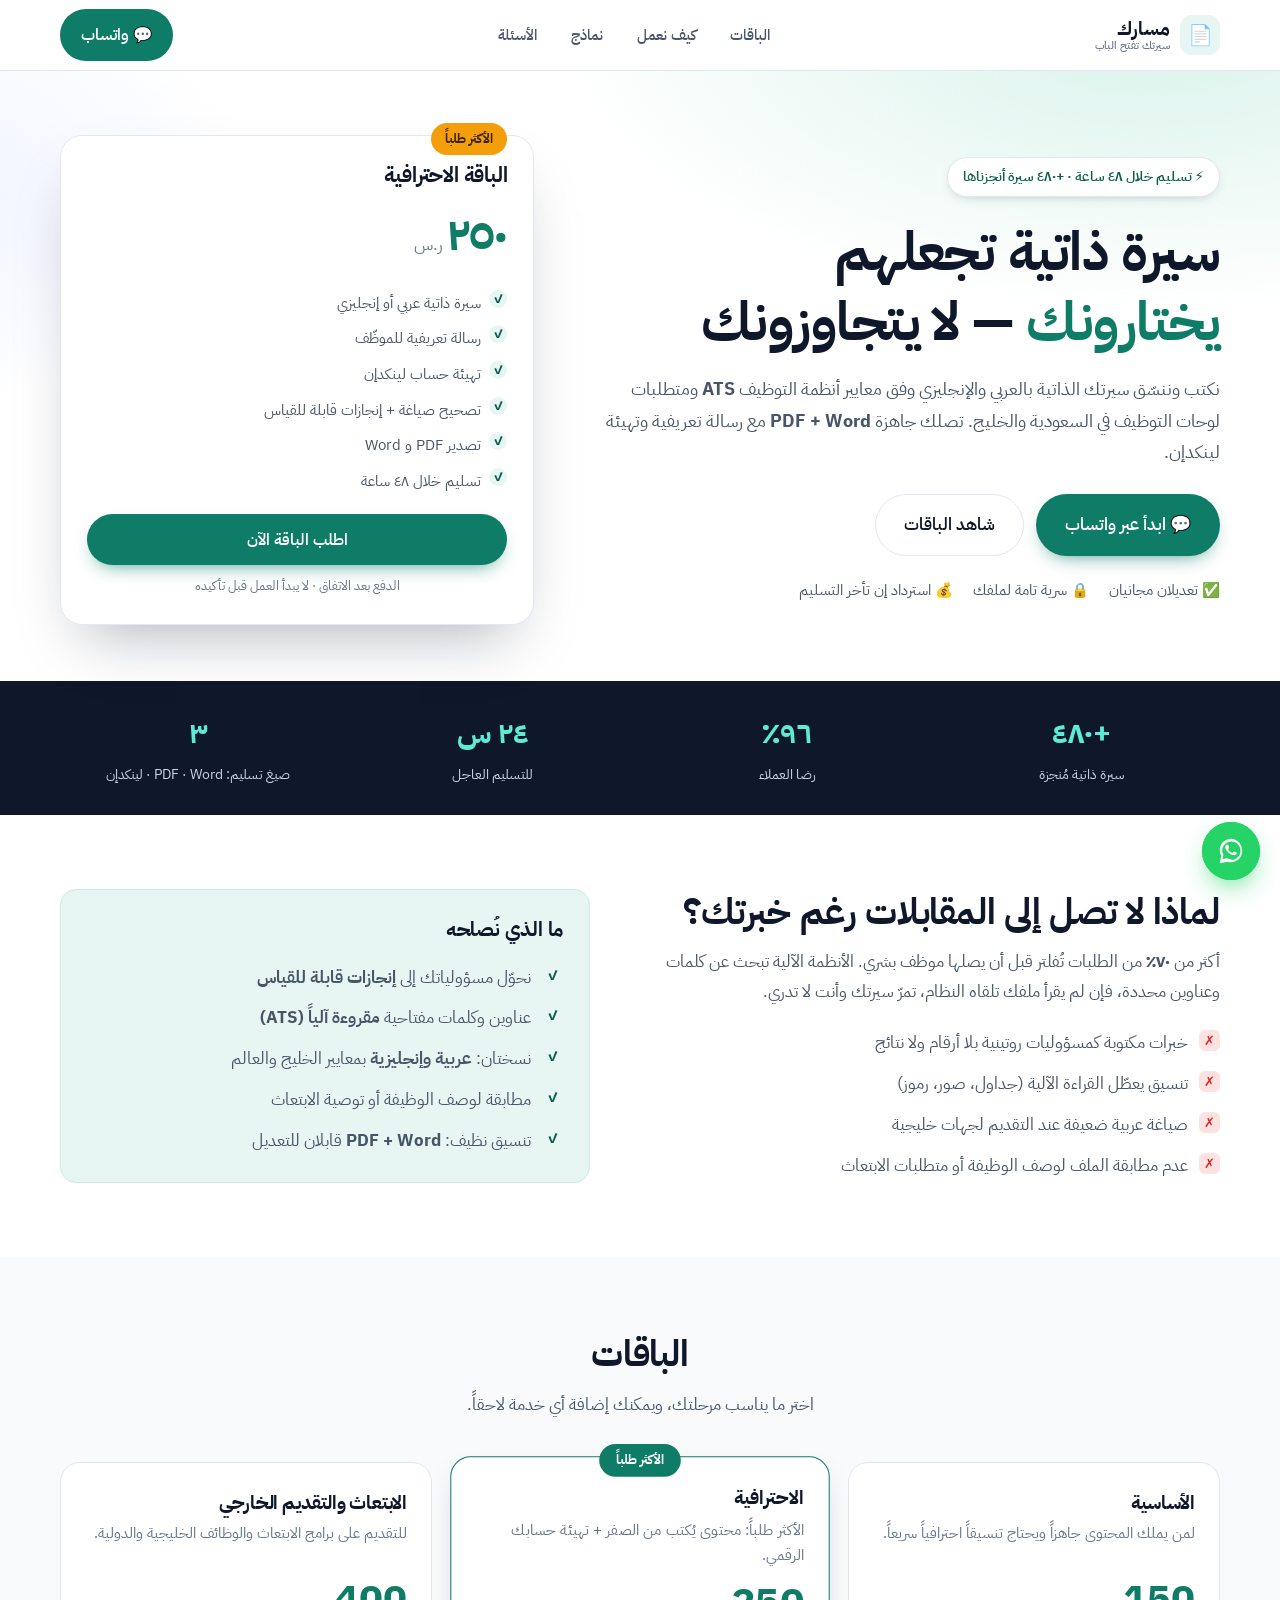
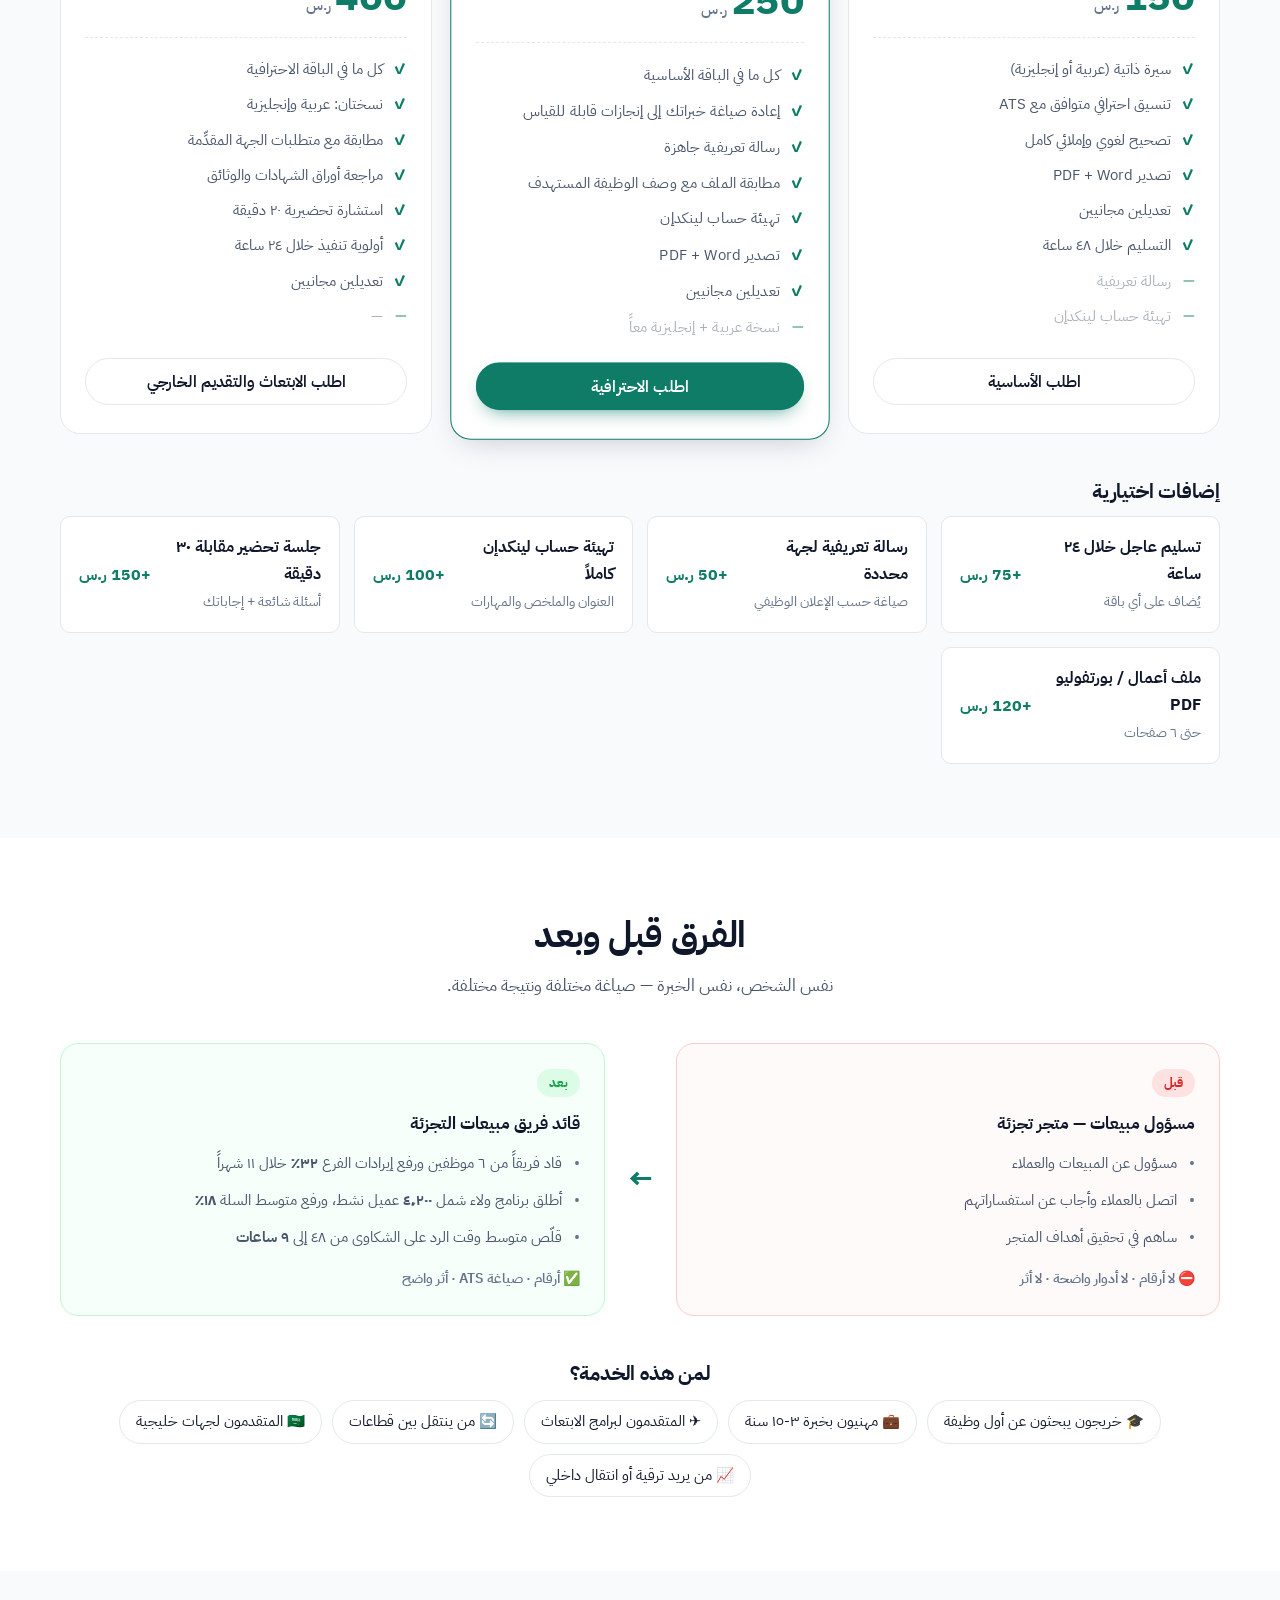
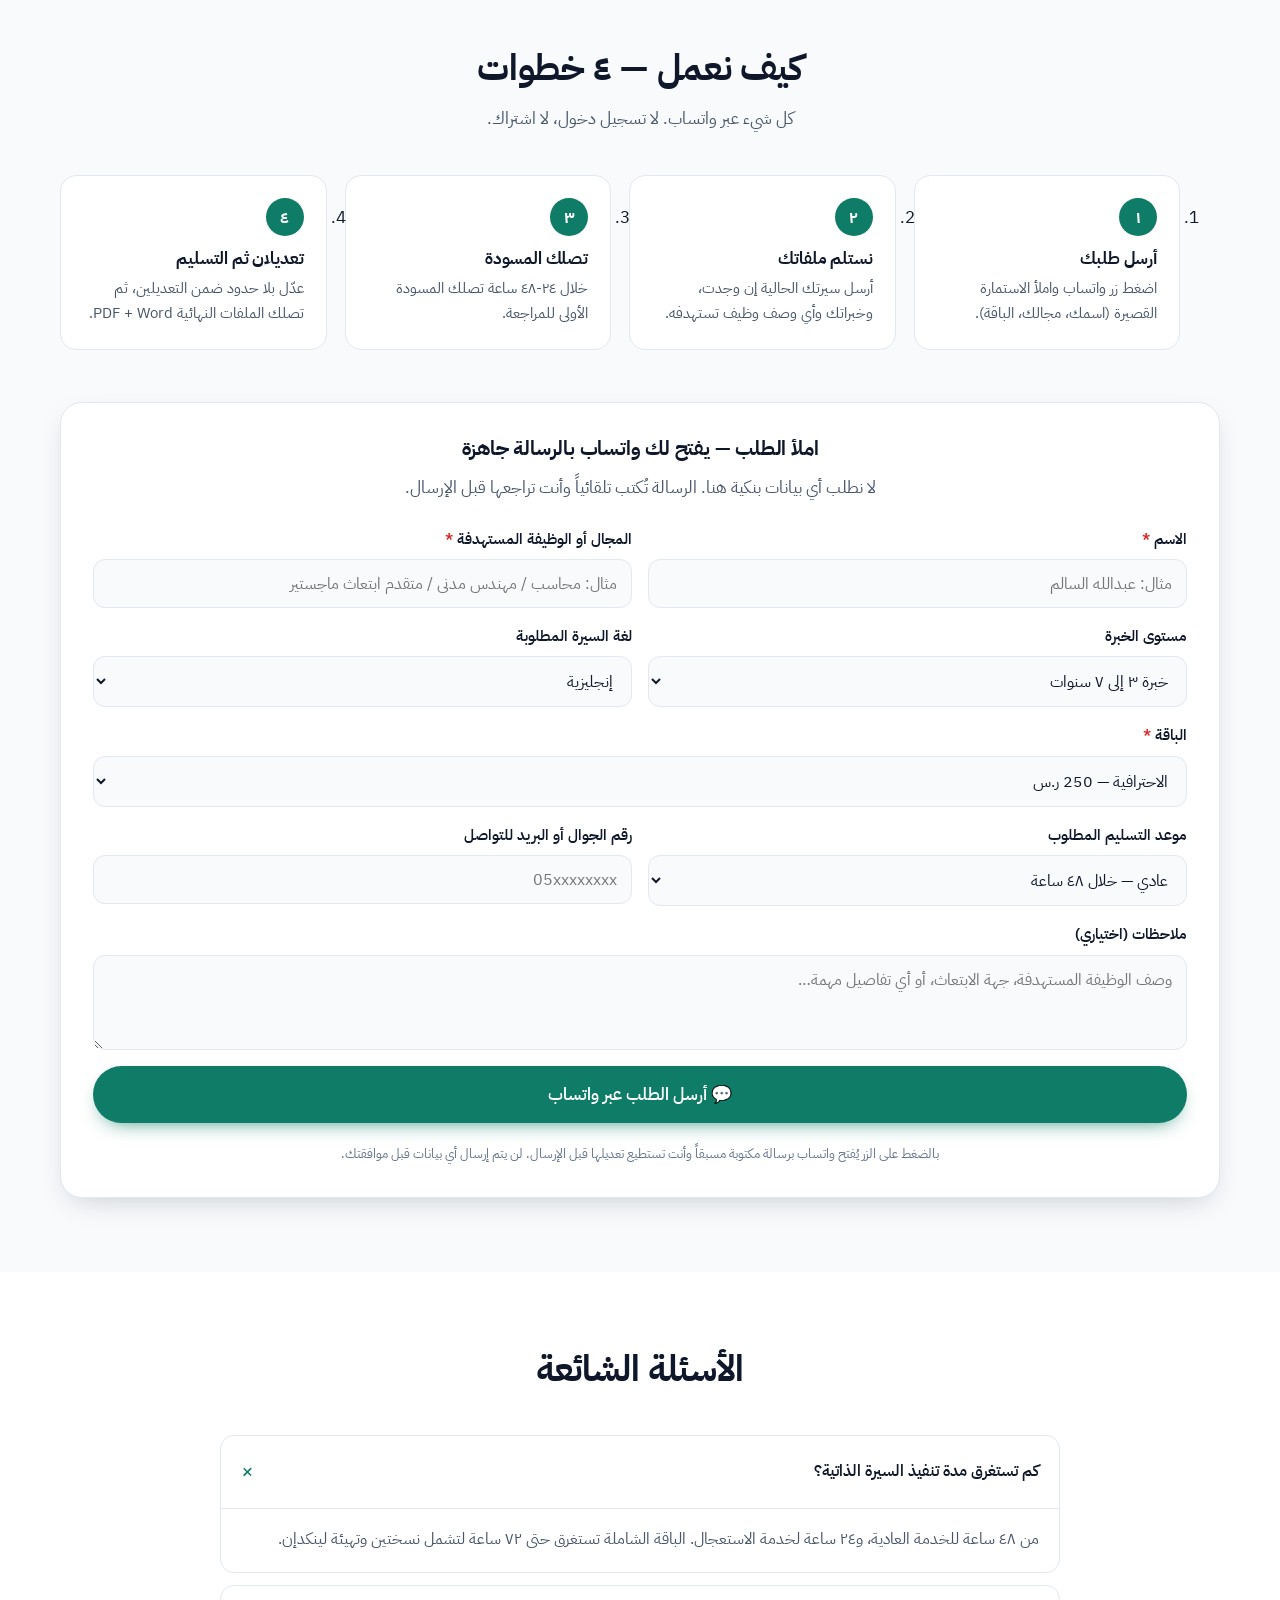
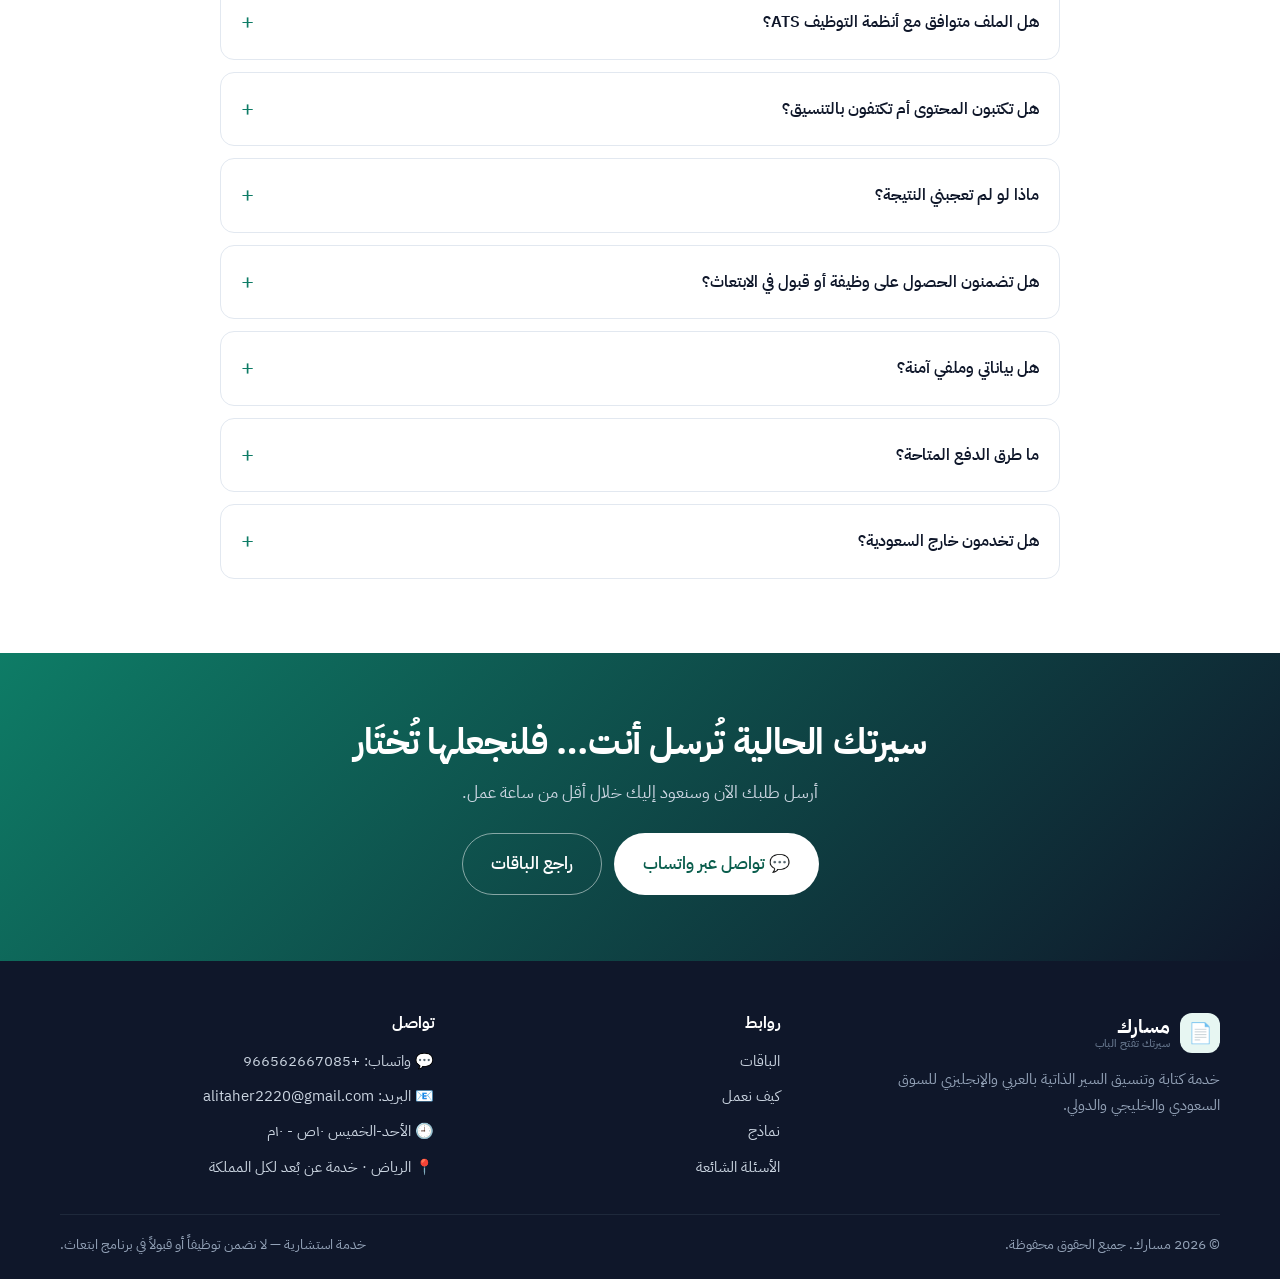
<file: index.html>
<!DOCTYPE html>
<html lang="ar" dir="rtl">
<head>
<meta charset="utf-8">
<meta name="viewport" content="width=device-width, initial-scale=1">
<title>مسارك | سيرة ذاتية احترافية بالعربي والإنجليزي — تسليم خلال ٤٨ ساعة</title>
<meta name="description" content="كتابة وتنسيق سيرة ذاتية احترافية متوافقة مع أنظمة التوظيف ATS، ورسالة تعريفية وتهيئة لينكدإن. تسليم PDF + Word خلال ٢٤-٤٨ ساعة مع تعديلين مجانيين. اطلب الآن عبر واتساب.">
<meta name="keywords" content="سيرة ذاتية, كتابة سيرة ذاتية, تنسيق CV, سيرة ذاتية احترافية, متقدم للابتعاث, تهيئة لينكدإن, السعودية">
<meta name="author" content="مسارك">
<meta name="robots" content="index, follow, max-image-preview:large">
<meta name="theme-color" content="#0f172a">

<link rel="canonical" href="https://loorenzo220aa-bit.github.io/masarik/">
<meta property="og:type" content="website">
<meta property="og:locale" content="ar_SA">
<meta property="og:site_name" content="مسارك">
<meta property="og:title" content="مسارك | سيرة ذاتية احترافية تفتح لك الباب">
<meta property="og:description" content="سيرة ذاتية بالعربي والإنجليزي متوافقة مع ATS، رسالة تعريفية وتهيئة لينكدإن. تسليم خلال ٤٨ ساعة وتعديلين مجانيين.">
<meta property="og:url" content="https://loorenzo220aa-bit.github.io/masarik/">
<meta property="og:image" content="https://loorenzo220aa-bit.github.io/masarik/og.jpg">
<meta name="twitter:card" content="summary_large_image">
<meta name="twitter:title" content="مسارك | سيرة ذاتية احترافية">
<meta name="twitter:description" content="سيرة ذاتية تجعلهم يختارونك — تسليم ٤٨ ساعة، تعديلين مجانيين.">
<meta name="twitter:image" content="https://loorenzo220aa-bit.github.io/masarik/og.jpg">

<link rel="icon" href="data:image/svg+xml,<svg xmlns='http://www.w3.org/2000/svg' viewBox='0 0 100 100'><text y='.9em' font-size='90'>📄</text></svg>">
<link rel="preconnect" href="https://fonts.googleapis.com">
<link rel="preconnect" href="https://fonts.gstatic.com" crossorigin>
<link href="https://fonts.googleapis.com/css2?family=IBM+Plex+Sans+Arabic:wght@400;500;600;700&display=swap" rel="stylesheet">
<link rel="stylesheet" href="css/style.css">

<script type="application/ld+json">
{
  "@context": "https://schema.org",
  "@type": "ProfessionalService",
  "name": "مسارك",
  "description": "كتابة وتنسيق السير الذاتية بالعربي والإنجليزي، الرسائل التعريفية، وتهيئة حسابات لينكدإن.",
  "url": "https://loorenzo220aa-bit.github.io/masarik/",
  "image": "https://loorenzo220aa-bit.github.io/masarik/og.jpg",
  "areaServed": ["SA", "AE", "QA", "KW", "OM", "BH"],
  "priceRange": "SAR 150-400",
  "availableLanguage": ["ar", "en"],
  "openingHours": "Sa-Th 10:00-22:00",
  "makesOffer": [
    {"@type": "Offer", "name": "الباقة الأساسية", "price": "150", "priceCurrency": "SAR"},
    {"@type": "Offer", "name": "الباقة الاحترافية", "price": "250", "priceCurrency": "SAR"},
    {"@type": "Offer", "name": "باقة الابتعاث", "price": "400", "priceCurrency": "SAR"}
  ]
}
</script>
<script type="application/ld+json">
{
  "@context": "https://schema.org",
  "@type": "FAQPage",
  "mainEntity": [
    {"@type":"Question","name":"كم تستغرق مدة تنفيذ السيرة الذاتية؟","acceptedAnswer":{"@type":"Answer","text":"من ٤٨ ساعة للخدمة العادية، و٢٤ ساعة لخدمة الاستعجال. الباقة الشاملة تستغرق حتى ٧٢ ساعة بسبب تضمينها نسختين ولنكدإن."}},
    {"@type":"Question","name":"هل الملف متوافق مع أنظمة التوظيف ATS؟","acceptedAnswer":{"@type":"Answer","text":"نعم. نستخدم عناوين وأقسام وكلمات مفتاحية مقروءة آلياً، مع تصدير PDF وWord نظيفين بلا جداول أو صور تعطّل القراءة."}},
    {"@type":"Question","name":"هل تكتبون المحتوى أم تكتفون بالتنسيق؟","acceptedAnswer":{"@type":"Answer","text":"نكتب المحتوى كاملاً: نعيد صياغة خبراتك ونحول مسؤولياتك إلى إنجازات قابلة للقياس بناءً على الاستمارة التي تملؤها وتلفونا."}},
    {"@type":"Question","name":"ماذا لو لم تعجبني النتيجة؟","acceptedAnswer":{"@type":"Answer","text":"تحصل على تعديلين مجانيين، وإذا لم تقتنع بالنتيجة بعد التعديلين نُعيد لك كامل المبلغ."}},
    {"@type":"Question","name":"هل تضمنون الحصول على وظيفة أو قبول في الابتعاث؟","acceptedAnswer":{"@type":"Answer","text":"لا يمكن لأحد ضمان الوظيفة. نضمن جودة الملف ودقة معلوماته وتسليمه في الموعد، وهذا ما يرفع نسبة ردود التوظيف."}},
    {"@type":"Question","name":"هل بياناتي وملفي آمنة؟","acceptedAnswer":{"@type":"Answer","text":"نعم. ملفك يُستخدم لتنفيذ طلبك فقط، ولا يُشارك مع أي جهة، ويُحذف بعد التسليم إذا طلبت ذلك."}},
    {"@type":"Question","name":"ما طرق الدفع المتاحة؟","acceptedAnswer":{"@type":"Answer","text":"تحويل بنكي محلي، أو STC Pay / مدى. يبدأ العمل بعد تأكيد التحويل ورسالة التأكيد."}},
    {"@type":"Question","name":"هل تخدمون خارج السعودية؟","acceptedAnswer":{"@type":"Answer","text":"نعم، نخدم دول الخليج والعالم، وننسّق السيرة وفق السوق المستهدف (سعودي، خليجي، أو دولي)."}}
  ]
}
</script>
</head>
<body>

<!-- ================= HEADER ================= -->
<header class="site-header" id="top">
  <div class="wrap header-inner">
    <a class="logo" href="#top" aria-label="مسارك — الصفحة الرئيسية">
      <span class="logo-mark" aria-hidden="true">📄</span>
      <span class="logo-txt">مسارك<small>سيرتك تفتح الباب</small></span>
    </a>

    <nav class="nav" id="nav" aria-label="التنقل الرئيسي">
      <a href="#packages">الباقات</a>
      <a href="#work">كيف نعمل</a>
      <a href="#sample">نماذج</a>
      <a href="#faq">الأسئلة</a>
    </nav>

    <div class="header-cta">
      <a class="btn btn-ghost" href="#" data-wa="general" data-icon>💬 واتساب</a>
      <button class="burger" id="burger" aria-label="القائمة" aria-expanded="false"><span></span><span></span><span></span></button>
    </div>
  </div>
</header>

<main>

<!-- ================= HERO ================= -->
<section class="hero">
  <div class="wrap hero-inner">
    <div class="hero-copy">
      <span class="pill">⚡ تسليم خلال ٤٨ ساعة · +٤٨٠ سيرة أنجزناها</span>
      <h1>سيرة ذاتية تجعلهم<br><em>يختارونك</em> — لا يتجاوزونك</h1>
      <p class="lead">
        نكتب وننسّق سيرتك الذاتية بالعربي والإنجليزي وفق معايير أنظمة التوظيف <strong>ATS</strong>
        ومتطلبات لوحات التوظيف في السعودية والخليج. تصلك جاهزة <strong>PDF + Word</strong>
        مع رسالة تعريفية وتهيئة لينكدإن.
      </p>

      <div class="hero-actions">
        <a class="btn btn-primary btn-lg" href="#" data-wa="general">💬 ابدأ عبر واتساب</a>
        <a class="btn btn-line btn-lg" href="#packages">شاهد الباقات</a>
      </div>

      <ul class="hero-trust">
        <li>✅ تعديلان مجانيان</li>
        <li>🔒 سرية تامة لملفك</li>
        <li>💰 استرداد إن تأخر التسليم</li>
      </ul>
    </div>

    <aside class="hero-card" aria-label="ملخص الباقة الأكثر طلباً">
      <div class="hc-badge">الأكثر طلباً</div>
      <h3>الباقة الاحترافية</h3>
      <p class="hc-price"><span>٢٥٠</span> ر.س</p>
      <ul class="hc-list">
        <li>سيرة ذاتية عربي أو إنجليزي</li>
        <li>رسالة تعريفية للموظّف</li>
        <li>تهيئة حساب لينكدإن</li>
        <li>تصحيح صياغة + إنجازات قابلة للقياس</li>
        <li>تصدير PDF و Word</li>
        <li>تسليم خلال ٤٨ ساعة</li>
      </ul>
      <a class="btn btn-primary btn-block" href="#" data-wa="pkg:احترافية">اطلب الباقة الآن</a>
      <p class="hc-note">الدفع بعد الاتفاق · لا يبدأ العمل قبل تأكيده</p>
    </aside>
  </div>
</section>

<!-- ================= STATS ================= -->
<section class="stats" aria-label="مؤشرات">
  <div class="wrap stats-grid">
    <div class="stat"><b>+٤٨٠</b><span>سيرة ذاتية مُنجزة</span></div>
    <div class="stat"><b>٩٦٪</b><span>رضا العملاء</span></div>
    <div class="stat"><b>٢٤ س</b><span>للتسليم العاجل</span></div>
    <div class="stat"><b>٣</b><span>صيغ تسليم: PDF · Word · لينكدإن</span></div>
  </div>
</section>

<!-- ================= PROBLEM / WHO ================= -->
<section class="section" id="who">
  <div class="wrap two-col">
    <div>
      <h2 class="h2">لماذا لا تصل إلى المقابلات رغم خبرتك؟</h2>
      <p class="p">
        أكثر من <b>٧٠٪</b> من الطلبات تُفلتر قبل أن يصلها موظف بشري. الأنظمة الآلية تبحث عن كلمات
        وعناوين محددة، فإن لم يقرأ ملفك تلقاه النظام، تمرّ سيرتك وأنت لا تدري.
      </p>
      <ul class="checks">
        <li>خبرات مكتوبة كمسؤوليات روتينية بلا أرقام ولا نتائج</li>
        <li>تنسيق يعطّل القراءة الآلية (جداول، صور، رموز)</li>
        <li>صياغة عربية ضعيفة عند التقديم لجهات خليجية</li>
        <li>عدم مطابقة الملف لوصف الوظيفة أو متطلبات الابتعاث</li>
      </ul>
    </div>
    <div class="fix-box">
      <h3 class="h3">ما الذي نُصلحه</h3>
      <ul class="checks ok">
        <li>نحوّل مسؤولياتك إلى <b>إنجازات قابلة للقياس</b></li>
        <li>عناوين وكلمات مفتاحية <b>مقروءة آلياً (ATS)</b></li>
        <li>نسختان: <b>عربية وإنجليزية</b> بمعايير الخليج والعالم</li>
        <li>مطابقة لوصف الوظيفة أو توصية الابتعاث</li>
        <li>تنسيق نظيف: <b>PDF + Word</b> قابلان للتعديل</li>
      </ul>
    </div>
  </div>
</section>

<!-- ================= PACKAGES ================= -->
<section class="section alt" id="packages">
  <div class="wrap">
    <div class="sec-head">
      <h2 class="h2">الباقات</h2>
      <p class="p">اختر ما يناسب مرحلتك، ويمكنك إضافة أي خدمة لاحقاً.</p>
    </div>

    <div class="plans" id="plans"><!-- injected by js/app.js --></div>

    <div class="addons">
      <h3 class="h3">إضافات اختيارية</h3>
      <div class="addon-grid" id="addons"><!-- injected by js/app.js --></div>
    </div>
  </div>
</section>

<!-- ================= SAMPLE ================= -->
<section class="section" id="sample">
  <div class="wrap">
    <div class="sec-head">
      <h2 class="h2">الفرق قبل وبعد</h2>
      <p class="p">نفس الشخص، نفس الخبرة — صياغة مختلفة ونتيجة مختلفة.</p>
    </div>

    <div class="ba-grid">
      <div class="ba bad">
        <span class="ba-tag">قبل</span>
        <p class="ba-role">مسؤول مبيعات — متجر تجزئة</p>
        <ul>
          <li>مسؤول عن المبيعات والعملاء</li>
          <li>اتصل بالعملاء وأجاب عن استفساراتهم</li>
          <li>ساهم في تحقيق أهداف المتجر</li>
        </ul>
        <span class="ba-note">⛔ لا أرقام · لا أدوار واضحة · لا أثر</span>
      </div>

      <div class="ba-arrow" aria-hidden="true">←</div>

      <div class="ba good">
        <span class="ba-tag">بعد</span>
        <p class="ba-role">قائد فريق مبيعات التجزئة</p>
        <ul>
          <li>قاد فريقاً من ٦ موظفين ورفع إيرادات الفرع <b>٣٢٪</b> خلال ١١ شهراً</li>
          <li>أطلق برنامج ولاء شمل <b>٤٬٢٠٠</b> عميل نشط، ورفع متوسط السلة <b>١٨٪</b></li>
          <li>قلّص متوسط وقت الرد على الشكاوى من ٤٨ إلى <b>٩ ساعات</b></li>
        </ul>
        <span class="ba-note">✅ أرقام · صياغة ATS · أثر واضح</span>
      </div>
    </div>

    <div class="who-for">
      <h3 class="h3">لمن هذه الخدمة؟</h3>
      <div class="chips">
        <span class="chip">🎓 خريجون يبحثون عن أول وظيفة</span>
        <span class="chip">💼 مهنيون بخبرة ٣-١٥ سنة</span>
        <span class="chip">✈️ المتقدمون لبرامج الابتعاث</span>
        <span class="chip">🔄 من ينتقل بين قطاعات</span>
        <span class="chip">🇸🇦 المتقدمون لجهات خليجية</span>
        <span class="chip">📈 من يريد ترقية أو انتقال داخلي</span>
      </div>
    </div>
  </div>
</section>

<!-- ================= WORK ================= -->
<section class="section alt" id="work">
  <div class="wrap">
    <div class="sec-head">
      <h2 class="h2">كيف نعمل — ٤ خطوات</h2>
      <p class="p">كل شيء عبر واتساب. لا تسجيل دخول، لا اشتراك.</p>
    </div>

    <ol class="steps">
      <li><b>١</b><h4>أرسل طلبك</h4><p>اضغط زر واتساب واملأ الاستمارة القصيرة (اسمك، مجالك، الباقة).</p></li>
      <li><b>٢</b><h4>نستلم ملفاتك</h4><p>أرسل سيرتك الحالية إن وجدت، وخبراتك وأي وصف وظيف تستهدفه.</p></li>
      <li><b>٣</b><h4>تصلك المسودة</h4><p>خلال ٢٤-٤٨ ساعة تصلك المسودة الأولى للمراجعة.</p></li>
      <li><b>٤</b><h4>تعديلان ثم التسليم</h4><p>عدّل بلا حدود ضمن التعديلين، ثم تصلك الملفات النهائية PDF + Word.</p></li>
    </ol>

    <!-- ORDER FORM -->
    <div class="order" id="order">
      <div class="order-head">
        <h3 class="h3">املأ الطلب — يفتح لك واتساب بالرسالة جاهزة</h3>
        <p class="p">لا نطلب أي بيانات بنكية هنا. الرسالة تُكتب تلقائياً وأنت تراجعها قبل الإرسال.</p>
      </div>

      <form class="order-form" id="orderForm" novalidate>
        <div class="field">
          <label for="fName">الاسم <i>*</i></label>
          <input id="fName" name="name" type="text" placeholder="مثال: عبدالله السالم" autocomplete="name" required>
        </div>

        <div class="field">
          <label for="fField">المجال أو الوظيفة المستهدفة <i>*</i></label>
          <input id="fField" name="field" type="text" placeholder="مثال: محاسب / مهندس مدني / متقدم ابتعاث ماجستير" required>
        </div>

        <div class="field">
          <label for="fLevel">مستوى الخبرة</label>
          <select id="fLevel" name="level">
            <option>خريج / أقل من سنتين</option>
            <option selected>خبرة ٣ إلى ٧ سنوات</option>
            <option>خبرة ٨ سنوات فأكثر</option>
            <option>إداري / مدير قسم</option>
          </select>
        </div>

        <div class="field">
          <label for="fLang">لغة السيرة المطلوبة</label>
          <select id="fLang" name="lang">
            <option>عربية</option>
            <option selected>إنجليزية</option>
            <option>الاثنتان معاً</option>
          </select>
        </div>

        <div class="field field-full">
          <label for="fPkg">الباقة <i>*</i></label>
          <select id="fPkg" name="pkg"></select>
        </div>

        <div class="field">
          <label for="fDeadline">موعد التسليم المطلوب</label>
          <select id="fDeadline" name="deadline">
            <option selected>عادي — خلال ٤٨ ساعة</option>
            <option>عاجل — خلال ٢٤ ساعة (+٧٥ ر.س)</option>
          </select>
        </div>

        <div class="field">
          <label for="fContact">رقم الجوال أو البريد للتواصل</label>
          <input id="fContact" name="contact" type="text" placeholder="05xxxxxxxx" autocomplete="tel">
        </div>

        <div class="field field-full">
          <label for="fNotes">ملاحظات (اختياري)</label>
          <textarea id="fNotes" name="notes" rows="3" placeholder="وصف الوظيفة المستهدفة، جهة الابتعاث، أو أي تفاصيل مهمة…"></textarea>
        </div>

        <div class="field field-full">
          <p class="err" id="formErr" hidden>⚠️ من فضلك اكتب اسمك ومجالك قبل المتابعة.</p>
          <button class="btn btn-primary btn-lg btn-block" type="submit">💬 أرسل الطلب عبر واتساب</button>
          <p class="privacy-note">
            بالضغط على الزر يُفتح واتساب برسالة مكتوبة مسبقاً وأنت تستطيع تعديلها قبل الإرسال.
            لن يتم إرسال أي بيانات قبل موافقتك.
          </p>
        </div>
      </form>
    </div>
  </div>
</section>

<!-- ================= FAQ ================= -->
<section class="section" id="faq">
  <div class="wrap narrow">
    <div class="sec-head">
      <h2 class="h2">الأسئلة الشائعة</h2>
    </div>
    <div class="faq" id="faqList"><!-- injected by js/app.js --></div>
  </div>
</section>

<!-- ================= TESTIMONIALS ================= -->
<section class="section alt" id="reviews">
  <div class="wrap">
    <div class="sec-head">
      <h2 class="h2">آراء العملاء</h2>
      <p class="p">تُعرض هنا تقييمات حقيقية بعد إنجاز أول الطلبات.</p>
    </div>
    <div class="reviews" id="reviews-grid"><!-- injected by js/app.js --></div>
  </div>
</section>

<!-- ================= FINAL CTA ================= -->
<section class="final">
  <div class="wrap final-inner">
    <h2 class="h2">سيرتك الحالية تُرسل أنت… فلنجعلها تُختَار</h2>
    <p class="p">أرسل طلبك الآن وسنعود إليك خلال أقل من ساعة عمل.</p>
    <div class="hero-actions center">
      <a class="btn btn-white btn-lg" href="#" data-wa="general">💬 تواصل عبر واتساب</a>
      <a class="btn btn-line-light btn-lg" href="#packages">راجع الباقات</a>
    </div>
  </div>
</section>

</main>

<!-- ================= FOOTER ================= -->
<footer class="site-footer">
  <div class="wrap footer-grid">
    <div>
      <a class="logo" href="#top"><span class="logo-mark">📄</span><span class="logo-txt">مسارك<small>سيرتك تفتح الباب</small></span></a>
      <p class="f-desc">خدمة كتابة وتنسيق السير الذاتية بالعربي والإنجليزي للسوق السعودي والخليجي والدولي.</p>
    </div>

    <div>
      <h4>روابط</h4>
      <ul class="f-links">
        <li><a href="#packages">الباقات</a></li>
        <li><a href="#work">كيف نعمل</a></li>
        <li><a href="#sample">نماذج</a></li>
        <li><a href="#faq">الأسئلة الشائعة</a></li>
      </ul>
    </div>

    <div>
      <h4>تواصل</h4>
      <ul class="f-links">
        <li>💬 واتساب: <a href="#" data-wa="general" id="waNumber">—</a></li>
        <li>📧 البريد: <a href="mailto:alitaher2220@gmail.com">alitaher2220@gmail.com</a></li>
        <li>🕘 الأحد-الخميس ١٠ص - ١٠م</li>
        <li>📍 الرياض · خدمة عن بُعد لكل المملكة</li>
      </ul>
    </div>
  </div>

  <div class="wrap footer-bottom">
    <span>© <span id="year"></span> مسارك. جميع الحقوق محفوظة.</span>
    <span class="f-note">خدمة استشارية — لا نضمن توظيفاً أو قبولاً في برنامج ابتعاث.</span>
  </div>
</footer>

<!-- floating WhatsApp -->
<a class="wa-float" id="waFloat" href="#" target="_blank" rel="noopener" aria-label="تواصل عبر واتساب">
  <svg viewBox="0 0 32 32" width="30" height="30" aria-hidden="true" fill="currentColor">
    <path d="M16 3C9.4 3 4 8.4 4 15c0 2.1.6 4.2 1.6 6L4 29l8.2-1.6c1.2.4 2.5.6 3.8.6 6.6 0 12-5.4 12-12S22.6 3 16 3zm0 21.8c-1.2 0-2.4-.3-3.5-.8l-.7-.4-4.9 1 1-4.7-.4-.7c-.6-1.1-.9-2.3-.9-3.6 0-5.4 4.4-9.8 9.8-9.8s9.7 4.4 9.7 9.8-4.3 9.8-9.7 9.8zm5.4-7.3c-.3-.2-1.8-.9-2-1-.3-.1-.5-.2-.7.2-.2.3-.8 1-.9 1.1-.2.2-.3.2-.6.1-.3-.2-1.3-.5-2.4-1.5-.9-.8-1.5-1.8-1.7-2.1-.2-.3 0-.5.1-.6l.5-.6c.2-.2.2-.3.3-.5.1-.2 0-.4 0-.6-.1-.2-.7-1.7-1-2.3-.2-.6-.5-.5-.7-.5h-.6c-.2 0-.5.1-.8.4-.3.3-1 1-1 2.5s1.1 2.9 1.2 3.1c.2.2 2.1 3.2 5.1 4.5.7.3 1.3.5 1.7.6.7.2 1.4.2 1.9.1.6-.1 1.8-.7 2-1.4.3-.7.3-1.3.2-1.4-.1-.2-.3-.3-.6-.5z"/>
  </svg>
</a>

<!-- toast -->
<div class="toast" id="toast" role="status" aria-live="polite"></div>

<script src="js/app.js"></script>
</body>
</html>
</file>
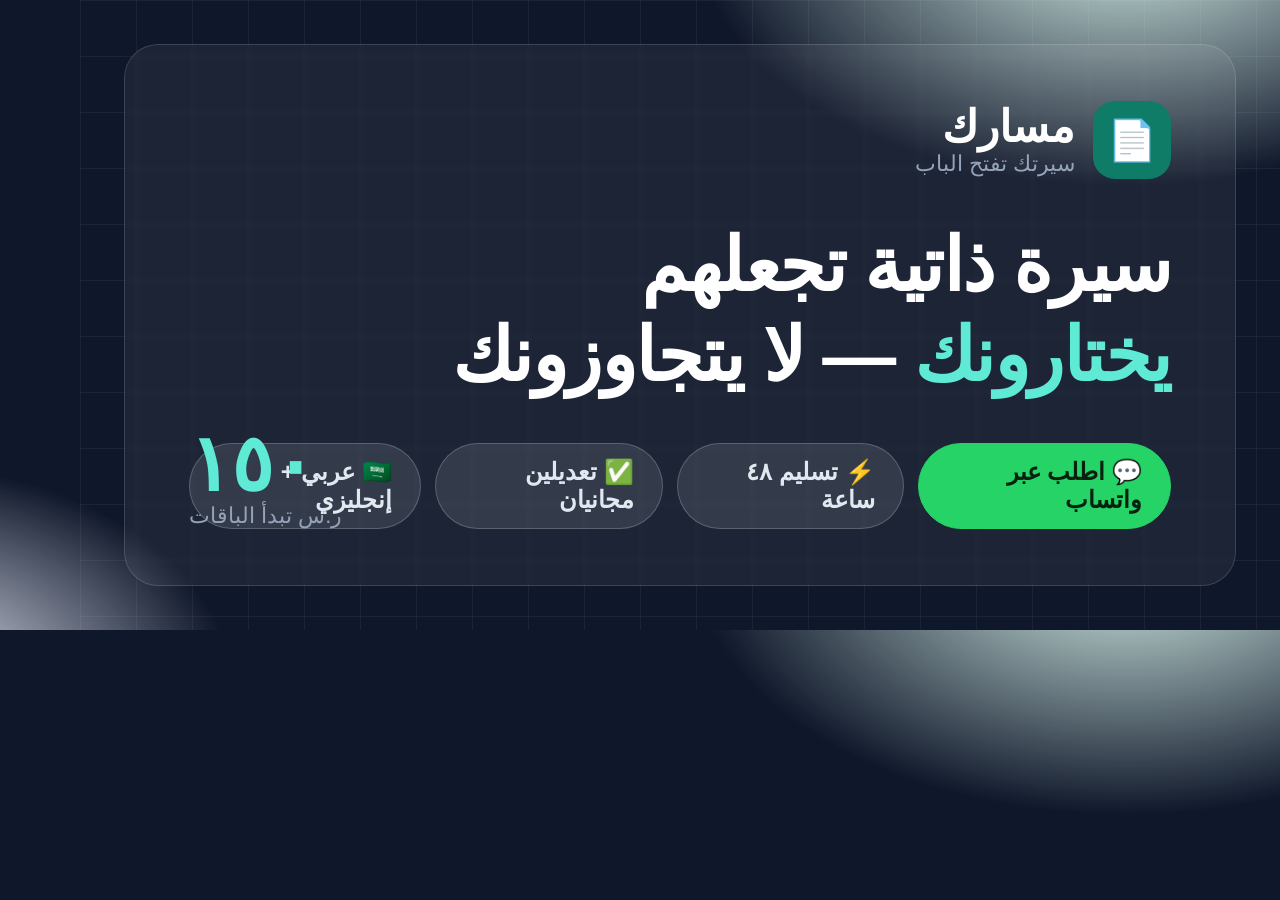
<file: og.html>
<!DOCTYPE html>
<html lang="ar" dir="rtl">
<head>
<meta charset="utf-8">
<meta name="robots" content="noindex, nofollow">
<title>og</title>
<style>
  *{margin:0;padding:0;box-sizing:border-box}
  body{width:1200px;height:630px;overflow:hidden;
    font-family:"IBM Plex Sans Arabic","Segoe UI",Tahoma,sans-serif;
    background:
      radial-gradient(700px 420px at 88% -12%, #d7f2ea 0%, transparent 62%),
      radial-gradient(560px 380px at -8% 110%, #eef2ff 0%, transparent 60%),
      #0f172a;
    color:#0f172a;position:relative}
  .grid{position:absolute;inset:0;
    background-image:linear-gradient(rgba(255,255,255,.05) 1px,transparent 1px),
                     linear-gradient(90deg,rgba(255,255,255,.05) 1px,transparent 1px);
    background-size:56px 56px}
  .card{position:absolute;inset:44px;border:1px solid rgba(255,255,255,.14);
    border-radius:34px;background:rgba(255,255,255,.06);backdrop-filter:blur(2px);
    padding:56px 64px;display:flex;flex-direction:column;justify-content:space-between}
  .brand{display:flex;align-items:center;gap:18px}
  .mark{width:78px;height:78px;border-radius:22px;background:#0e7c66;
    display:grid;place-items:center;font-size:40px}
  .brand b{color:#fff;font-size:44px;line-height:1.1;display:block}
  .brand span{color:#94a3b8;font-size:22px}
  h1{color:#fff;font-size:74px;line-height:1.22;font-weight:700;letter-spacing:-.02em}
  h1 em{font-style:normal;color:#5eead4}
  .chips{display:flex;gap:14px}
  .chip{background:rgba(255,255,255,.1);border:1px solid rgba(255,255,255,.2);
    color:#e2e8f0;font-size:24px;padding:14px 28px;border-radius:99px;font-weight:600}
  .chip.wa{background:#25d366;border-color:#25d366;color:#06210f}
  .price{position:absolute;left:64px;bottom:56px;text-align:left}
  .price b{color:#5eead4;font-size:78px;line-height:1;display:block}
  .price span{color:#94a3b8;font-size:22px}
</style>
</head>
<body>
  <div class="grid"></div>
  <div class="card">
    <div class="brand">
      <div class="mark">📄</div>
      <div><b>مسارك</b><span>سيرتك تفتح الباب</span></div>
    </div>

    <h1>سيرة ذاتية تجعلهم<br><em>يختارونك</em> — لا يتجاوزونك</h1>

    <div class="chips">
      <span class="chip wa">💬 اطلب عبر واتساب</span>
      <span class="chip">⚡ تسليم ٤٨ ساعة</span>
      <span class="chip">✅ تعديلين مجانيان</span>
      <span class="chip">🇸🇦 عربي + إنجليزي</span>
    </div>

    <div class="price"><b>١٥٠</b><span>ر.س تبدأ الباقات</span></div>
  </div>
</body>
</html>
</file>
<file: css/style.css>
/* =========================================================
   مسارك — Masarik · CV service landing page
   RTL-first, mobile-first, no build step
   ========================================================= */

:root{
  --navy:#0f172a;
  --navy-2:#1e293b;
  --ink:#0f172a;
  --ink-2:#475569;
  --ink-3:#64748b;
  --line:#e2e8f0;
  --bg:#ffffff;
  --bg-2:#f8fafc;
  --brand:#0e7c66;
  --brand-2:#0a5e4d;
  --brand-soft:#e7f6f2;
  --gold:#f59e0b;
  --danger:#dc2626;
  --ok:#16a34a;
  --wa:#25d366;
  --radius:16px;
  --radius-sm:10px;
  --shadow:0 10px 30px -12px rgba(15,23,42,.25);
  --shadow-lg:0 30px 60px -25px rgba(15,23,42,.35);
  --max:1160px;
}

*{box-sizing:border-box}
html{scroll-behavior:smooth;-webkit-text-size-adjust:100%}
body{
  margin:0;
  font-family:"IBM Plex Sans Arabic","Segoe UI",Tahoma,system-ui,sans-serif;
  color:var(--ink);
  background:var(--bg);
  line-height:1.75;
  font-size:16.5px;
  overflow-x:hidden;
}
img{max-width:100%;display:block}
a{color:inherit;text-decoration:none}
ul{margin:0;padding:0;list-style:none}
h1,h2,h3,h4{line-height:1.3;margin:0;letter-spacing:-.01em}

.wrap{width:min(100% - 40px,var(--max));margin-inline:auto}
.narrow{width:min(100% - 40px,840px)}

/* ---------------- header ---------------- */
.site-header{
  position:sticky;top:0;z-index:60;
  background:rgba(255,255,255,.88);
  backdrop-filter:saturate(180%) blur(12px);
  border-bottom:1px solid var(--line);
}
.header-inner{display:flex;align-items:center;gap:18px;height:70px}
.logo{display:flex;align-items:center;gap:10px}
.logo-mark{
  width:40px;height:40px;display:grid;place-items:center;font-size:20px;
  background:var(--brand-soft);border-radius:12px;
}
.logo-txt{font-weight:700;font-size:19px;display:flex;flex-direction:column;line-height:1.15}
.logo-txt small{font-size:11px;font-weight:500;color:var(--ink-3)}

.nav{display:flex;gap:6px;margin-inline-start:auto}
.nav a{
  padding:8px 14px;border-radius:99px;font-size:15px;font-weight:500;color:var(--ink-2);
  transition:.18s;
}
.nav a:hover{background:var(--brand-soft);color:var(--brand-2)}

.header-cta{display:flex;align-items:center;gap:10px;margin-inline-start:auto}
.burger{display:none;flex-direction:column;gap:5px;width:42px;height:42px;
  border:1px solid var(--line);background:#fff;border-radius:10px;cursor:pointer;
  align-items:center;justify-content:center;padding:0}
.burger span{display:block;width:19px;height:2px;background:var(--ink);border-radius:2px;transition:.2s}

/* ---------------- buttons ---------------- */
.btn{
  display:inline-flex;align-items:center;justify-content:center;gap:8px;
  padding:11px 20px;border-radius:99px;font-weight:600;font-size:15.5px;
  border:1px solid transparent;cursor:pointer;transition:.18s;white-space:nowrap;
  font-family:inherit;
}
.btn-lg{padding:15px 28px;font-size:17px}
.btn-block{width:100%}
.btn-primary{background:var(--brand);color:#fff;box-shadow:0 8px 20px -10px rgba(14,124,102,.9)}
.btn-primary:hover{background:var(--brand-2);transform:translateY(-1px)}
.btn-ghost{background:var(--brand);color:#fff}
.btn-ghost:hover{background:var(--brand-2)}
.btn-line{background:#fff;border-color:var(--line);color:var(--ink)}
.btn-line:hover{border-color:var(--brand);color:var(--brand-2)}
.btn-white{background:#fff;color:var(--brand-2)}
.btn-white:hover{transform:translateY(-1px)}
.btn-line-light{border-color:rgba(255,255,255,.5);color:#fff}
.btn-line-light:hover{background:rgba(255,255,255,.12)}
.btn-wa{background:var(--wa);color:#06210f}
.btn-wa:hover{filter:brightness(1.05);transform:translateY(-1px)}

/* ---------------- hero ---------------- */
.hero{
  background:
    radial-gradient(1000px 500px at 90% -10%, #d7f2ea 0%, transparent 60%),
    radial-gradient(700px 400px at -10% 20%, #eef2ff 0%, transparent 55%),
    var(--bg);
  padding:64px 0 56px;
}
.hero-inner{display:grid;grid-template-columns:1.15fr .85fr;gap:44px;align-items:center}
.pill{
  display:inline-block;background:#fff;border:1px solid var(--line);
  padding:7px 15px;border-radius:99px;font-size:13.5px;font-weight:600;color:var(--brand-2);
  box-shadow:0 4px 14px -8px rgba(15,23,42,.4);
}
.hero h1{font-size:clamp(31px,4.6vw,54px);margin:20px 0 16px;font-weight:700}
.hero h1 em{font-style:normal;color:var(--brand);position:relative}
.hero h1 em::after{
  content:"";position:absolute;inset-inline:0;bottom:6px;height:10px;
  background:rgba(245,158,11,.35);z-index:-1;border-radius:4px;
}
.lead{font-size:18px;color:var(--ink-2);margin:0 0 26px;max-width:56ch}
.hero-actions{display:flex;flex-wrap:wrap;gap:12px}
.hero-actions.center{justify-content:center}
.hero-trust{display:flex;flex-wrap:wrap;gap:8px 20px;margin-top:22px;font-size:14.5px;color:var(--ink-2)}

.hero-card{
  background:#fff;border:1px solid var(--line);border-radius:22px;padding:26px;
  box-shadow:var(--shadow-lg);position:relative;
}
.hc-badge{
  position:absolute;top:-13px;inset-inline-start:26px;background:var(--gold);color:#3b2403;
  font-size:12.5px;font-weight:700;padding:5px 14px;border-radius:99px;
}
.hero-card h3{font-size:21px}
.hc-price{margin:6px 0 14px;color:var(--ink-3);font-size:17px}
.hc-price span{font-size:46px;font-weight:700;color:var(--brand);letter-spacing:-.02em}
.hc-list{display:grid;gap:9px;margin-bottom:20px;font-size:15.2px}
.hc-list li{position:relative;padding-inline-start:26px;color:var(--ink-2)}
.hc-list li::before{content:"✓";position:absolute;inset-inline-start:0;top:0;
  width:18px;height:18px;background:var(--brand-soft);color:var(--brand-2);
  border-radius:50%;font-size:11.5px;font-weight:700;display:grid;place-items:center}
.hc-note{font-size:13px;color:var(--ink-3);text-align:center;margin:10px 0 0}

/* ---------------- stats ---------------- */
.stats{background:var(--navy);color:#fff;padding:26px 0}
.stats-grid{display:grid;grid-template-columns:repeat(4,1fr);gap:18px;text-align:center}
.stat b{display:block;font-size:30px;font-weight:700;color:#5eead4}
.stat span{font-size:14px;color:#cbd5e1}

/* ---------------- sections ---------------- */
.section{padding:74px 0}
.section.alt{background:var(--bg-2)}
.sec-head{text-align:center;max-width:64ch;margin:0 auto 42px}
.h2{font-size:clamp(25px,3.2vw,36px);font-weight:700}
.h3{font-size:20px;font-weight:700;margin-bottom:12px}
.p{color:var(--ink-2);font-size:17px;margin:12px 0 0}

.two-col{display:grid;grid-template-columns:1.05fr .95fr;gap:44px;align-items:start}
.checks{display:grid;gap:12px;margin-top:22px}
.checks li{position:relative;padding-inline-start:32px;color:var(--ink-2)}
.checks li::before{content:"✗";position:absolute;inset-inline-start:0;top:1px;
  width:21px;height:21px;background:#fee2e2;color:var(--danger);border-radius:6px;
  font-size:13px;font-weight:700;display:grid;place-items:center}
.checks.ok li::before{content:"✓";background:var(--brand-soft);color:var(--brand-2)}
.fix-box{background:var(--brand-soft);border:1px solid #c9ebe1;border-radius:var(--radius);padding:26px}

/* ---------------- plans ---------------- */
.plans{display:grid;grid-template-columns:repeat(3,1fr);gap:22px}
.plan{
  background:#fff;border:1px solid var(--line);border-radius:20px;padding:28px 24px;
  display:flex;flex-direction:column;transition:.2s;position:relative;
}
.plan:hover{transform:translateY(-4px);box-shadow:var(--shadow)}
.plan.featured{border-color:var(--brand);box-shadow:var(--shadow);transform:scale(1.02)}
.plan.featured::before{
  content:"الأكثر طلباً";position:absolute;top:-13px;inset-inline-start:50%;
  transform:translateX(50%);background:var(--brand);color:#fff;font-size:12.5px;
  font-weight:700;padding:5px 16px;border-radius:99px;white-space:nowrap;
}
.plan h4{font-size:19px;margin-bottom:6px}
.plan .desc{font-size:14.5px;color:var(--ink-3);min-height:44px;margin:0 0 12px}
.price{font-size:40px;font-weight:700;color:var(--brand);line-height:1;margin-bottom:2px}
.price small{font-size:15px;color:var(--ink-3);font-weight:500}
.plan ul{display:grid;gap:9px;margin:18px 0 22px;font-size:15px;border-top:1px dashed var(--line);padding-top:18px}
.plan ul li{position:relative;padding-inline-start:24px;color:var(--ink-2)}
.plan ul li::before{content:"✓";position:absolute;inset-inline-start:0;color:var(--brand);font-weight:700}
.plan ul li.off{opacity:.45}
.plan ul li.off::before{content:"—"}
.plan .btn{margin-top:auto}

.addons{margin-top:44px}
.addon-grid{display:grid;grid-template-columns:repeat(auto-fit,minmax(230px,1fr));gap:14px}
.addon{
  background:#fff;border:1px solid var(--line);border-radius:var(--radius-sm);
  padding:16px 18px;display:flex;justify-content:space-between;gap:12px;align-items:center;
}
.addon b{display:block;font-size:15.5px}
.addon span{font-size:13.5px;color:var(--ink-3)}
.addon .amt{font-weight:700;color:var(--brand);white-space:nowrap;font-size:16px}

/* ---------------- before / after ---------------- */
.ba-grid{display:grid;grid-template-columns:1fr auto 1fr;gap:22px;align-items:center}
.ba{background:#fff;border:1px solid var(--line);border-radius:18px;padding:24px}
.ba.bad{border-color:#fecaca;background:#fffafa}
.ba.good{border-color:#bbf7d0;background:#f7fffa}
.ba-tag{display:inline-block;font-size:12.5px;font-weight:700;padding:3px 12px;border-radius:99px;margin-bottom:12px}
.bad .ba-tag{background:#fee2e2;color:var(--danger)}
.good .ba-tag{background:#dcfce7;color:var(--ok)}
.ba-role{font-weight:700;font-size:17px;margin:0 0 12px}
.ba ul{display:grid;gap:10px;font-size:15.3px;color:var(--ink-2)}
.ba li{position:relative;padding-inline-start:18px}
.ba li::before{content:"•";position:absolute;inset-inline-start:0;color:var(--ink-3)}
.ba-note{display:block;margin-top:16px;font-size:14px;font-weight:600;color:var(--ink-3)}
.ba-arrow{font-size:30px;color:var(--brand);font-weight:700}

.who-for{margin-top:44px;text-align:center}
.chips{display:flex;flex-wrap:wrap;gap:10px;justify-content:center;margin-top:14px}
.chip{background:#fff;border:1px solid var(--line);border-radius:99px;padding:8px 16px;font-size:14.5px}

/* ---------------- steps ---------------- */
.steps{display:grid;grid-template-columns:repeat(4,1fr);gap:18px;counter-reset:s;margin-bottom:52px}
.steps li{background:#fff;border:1px solid var(--line);border-radius:16px;padding:22px}
.steps b{
  display:grid;place-items:center;width:38px;height:38px;border-radius:50%;
  background:var(--brand);color:#fff;font-size:17px;margin-bottom:12px;
}
.steps h4{font-size:16.5px;margin-bottom:6px}
.steps p{margin:0;font-size:14.6px;color:var(--ink-2)}

/* ---------------- order form ---------------- */
.order{background:#fff;border:1px solid var(--line);border-radius:22px;padding:32px;box-shadow:var(--shadow)}
.order-head{text-align:center;max-width:62ch;margin:0 auto 24px}
.order-form{display:grid;grid-template-columns:1fr 1fr;gap:16px}
.field{display:flex;flex-direction:column;gap:7px}
.field-full{grid-column:1/-1}
.field label{font-size:14.5px;font-weight:600}
.field label i{color:var(--danger);font-style:normal}
.field input,.field select,.field textarea{
  font-family:inherit;font-size:15.5px;padding:12px 14px;border:1px solid var(--line);
  border-radius:12px;background:var(--bg-2);color:var(--ink);transition:.15s;width:100%;
}
.field textarea{resize:vertical}
.field input:focus,.field select:focus,.field textarea:focus{
  outline:none;border-color:var(--brand);background:#fff;box-shadow:0 0 0 4px rgba(14,124,102,.12)
}
.field input.bad,.field select.bad{border-color:var(--danger);background:#fff5f5}
.err{color:var(--danger);font-size:14.5px;margin:0 0 10px;font-weight:600}
.privacy-note{font-size:13.2px;color:var(--ink-3);text-align:center;margin:12px 0 0}

/* ---------------- faq ---------------- */
.faq{display:grid;gap:12px}
.qa{background:#fff;border:1px solid var(--line);border-radius:14px;overflow:hidden}
.qa summary{
  cursor:pointer;padding:17px 20px;font-weight:600;font-size:16.4px;list-style:none;
  display:flex;justify-content:space-between;gap:14px;align-items:center;
}
.qa summary::-webkit-details-marker{display:none}
.qa summary::after{content:"+";font-size:22px;color:var(--brand);font-weight:400;transition:.2s;flex:none}
.qa[open] summary::after{transform:rotate(45deg)}
.qa[open] summary{border-bottom:1px solid var(--line)}
.qa .ans{padding:16px 20px 20px;color:var(--ink-2);font-size:15.6px;margin:0}

/* ---------------- reviews ---------------- */
.reviews{display:grid;grid-template-columns:repeat(auto-fit,minmax(260px,1fr));gap:20px}
.review{background:#fff;border:1px solid var(--line);border-radius:16px;padding:24px}
.stars{color:var(--gold);letter-spacing:2px;font-size:15px}
.review p{font-size:15.5px;color:var(--ink-2);margin:10px 0 14px}
.who{display:flex;align-items:center;gap:11px}
.avatar{width:42px;height:42px;border-radius:50%;display:grid;place-items:center;
  background:var(--brand-soft);color:var(--brand-2);font-weight:700;font-size:16px}
.who b{display:block;font-size:15px}
.who span{font-size:13.3px;color:var(--ink-3)}

/* ---------------- final ---------------- */
.final{background:linear-gradient(135deg,#0e7c66,#0f172a);color:#fff;padding:66px 0;text-align:center}
.final .p{color:#cbd5e1}
.final-inner .hero-actions{margin-top:26px;justify-content:center}

/* ---------------- footer ---------------- */
.site-footer{background:var(--navy);color:#cbd5e1;padding:52px 0 22px}
.footer-grid{display:grid;grid-template-columns:1.3fr 1fr 1.2fr;gap:34px}
.site-footer .logo-txt{color:#fff}
.f-desc{font-size:14.8px;color:#94a3b8;margin:14px 0 0;max-width:40ch}
.site-footer h4{color:#fff;font-size:16px;margin-bottom:14px}
.f-links{display:grid;gap:9px;font-size:15px}
.f-links a:hover{color:#5eead4}
.footer-bottom{
  display:flex;justify-content:space-between;gap:14px;flex-wrap:wrap;
  border-top:1px solid #1e293b;margin-top:34px;padding-top:18px;font-size:13.6px;color:#94a3b8;
}

/* ---------------- floating whatsapp ---------------- */
.wa-float{
  position:fixed;inset-inline-start:20px;bottom:20px;z-index:70;
  width:58px;height:58px;border-radius:50%;background:var(--wa);color:#fff;
  display:grid;place-items:center;box-shadow:0 12px 28px -10px rgba(37,211,102,.9);
  transition:.2s;
}
.wa-float:hover{transform:scale(1.07)}
.wa-float::after{
  content:"";position:absolute;inset:0;border-radius:50%;border:2px solid var(--wa);
  animation:ping 2.2s cubic-bezier(0,0,.2,1) infinite;
}
@keyframes ping{0%{transform:scale(1);opacity:.75}80%,100%{transform:scale(1.5);opacity:0}}

/* ---------------- toast ---------------- */
.toast{
  position:fixed;inset-inline:0;bottom:26px;margin-inline:auto;width:max-content;max-width:88vw;
  background:var(--navy);color:#fff;padding:12px 22px;border-radius:99px;font-size:15px;
  opacity:0;transform:translateY(16px);pointer-events:none;transition:.25s;z-index:90;
}
.toast.on{opacity:1;transform:translateY(0)}

/* ---------------- responsive ---------------- */
@media(max-width:980px){
  .hero-inner{grid-template-columns:1fr;gap:32px}
  .two-col{grid-template-columns:1fr;gap:28px}
  .plans{grid-template-columns:1fr;max-width:520px;margin-inline:auto}
  .plan.featured{transform:none}
  .steps{grid-template-columns:1fr 1fr}
  .stats-grid{grid-template-columns:1fr 1fr;gap:22px}
  .footer-grid{grid-template-columns:1fr;gap:26px}
  .ba-grid{grid-template-columns:1fr}
  .ba-arrow{transform:rotate(90deg);justify-self:center}
}
@media(max-width:760px){
  body{font-size:16px}
  .nav{
    position:fixed;inset-block-start:70px;inset-inline:0;background:#fff;flex-direction:column;
    padding:12px 20px 20px;gap:4px;border-bottom:1px solid var(--line);
    box-shadow:var(--shadow);display:none;
  }
  .nav.open{display:flex}
  .nav a{padding:12px 14px;font-size:16px}
  .burger{display:flex}
  .header-cta .btn-ghost{padding:9px 15px;font-size:14.5px}
  .section{padding:54px 0}
  .hero{padding:44px 0 40px}
  .steps{grid-template-columns:1fr}
  .order{padding:22px 18px}
  .order-form{grid-template-columns:1fr}
  .stats-grid{grid-template-columns:1fr 1fr}
  .stat b{font-size:25px}
  .footer-bottom{justify-content:center;text-align:center}
}
</file>
